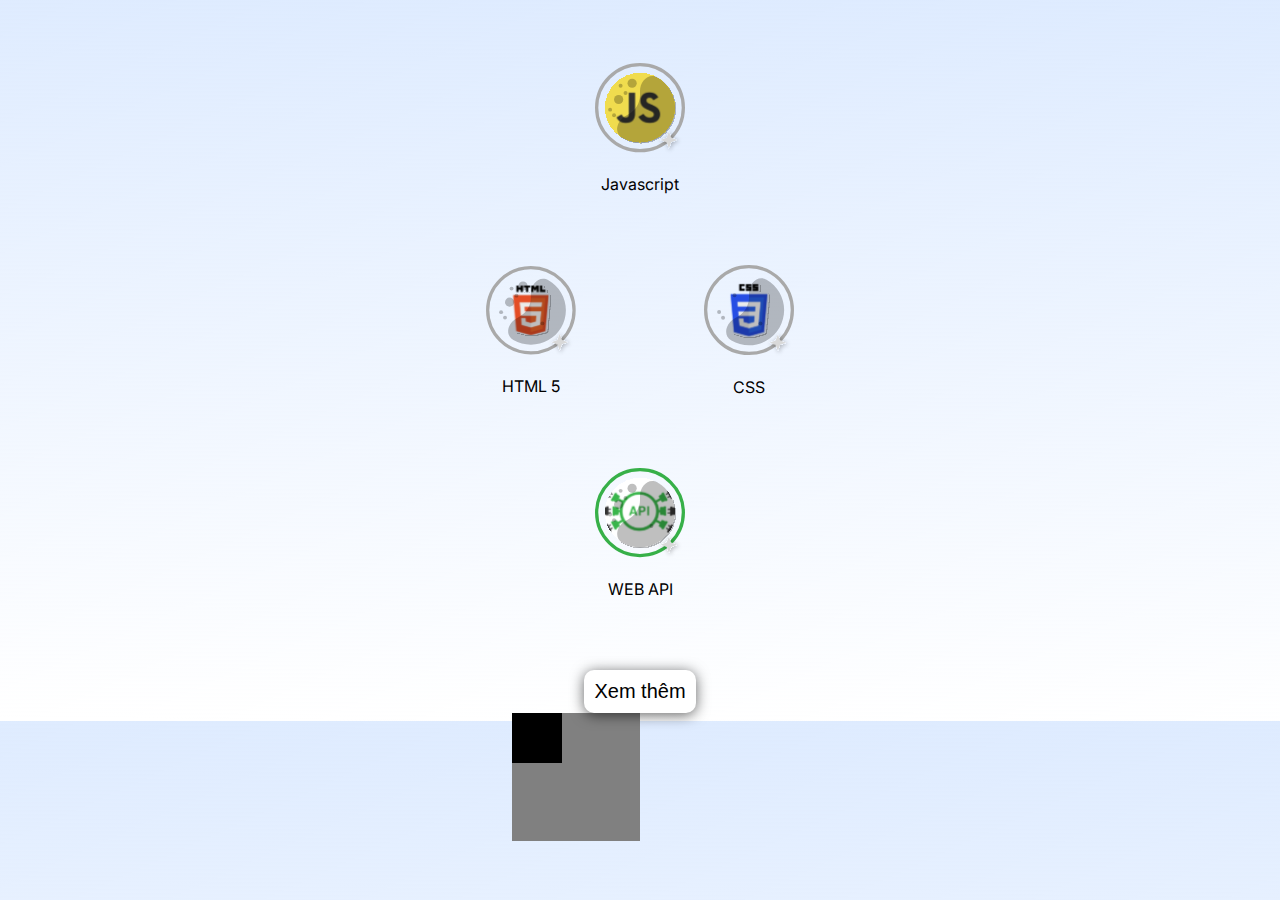
<file: index.html>
<!DOCTYPE html>
<html lang="en">
<head>
    <meta charset="UTF-8">
    <meta http-equiv="X-UA-Compatible" content="IE=edge">
    <meta name="viewport" content="width=device-width, initial-scale=1.0">
    <title>Document</title>
    <link rel="preconnect" href="https://fonts.googleapis.com">
    <link rel="preconnect" href="https://fonts.gstatic.com" crossorigin>
    <link href="https://fonts.googleapis.com/css2?family=Inter:wght@400;700&display=swap" rel="stylesheet">
    <link rel="stylesheet" href="./style.css">
</head>
<body>
    <div class="body">
        <div class="course_planets-center">
            <div class="course_planets-wrapper">
                <div class="course_planet-group">
                    <div></div>
                   <div id="planet2" onmouseover="pos(this.id)" onmouseleave="out()">
                       <img src="./planets/planet-js.svg" class="planet2" alt="planet"> 
                       <p>Javascript</p>
                   </div>
                </div>
                <div class="course_planet-group" >
                    <div id="planet2_first" onmouseover="pos(this.id)" onmouseleave="out()">
                        <img src="./planets/HTML.svg" class="planet2" alt="planet"> 
                        <p>HTML 5</p>
                    </div>
                   <div id="planet3" onmouseover="pos(this.id)" onmouseleave="out()">
                       <img src="./planets/CSS.svg" class="planet2" alt="planet"> 
                       <p>CSS</p>
                   </div>
                </div>
                <div class="course_planet-group">
                    <div></div>
                   <div id="planet4" onmouseover="pos(this.id)" onmouseleave="out()">
                       <img src="./planets/WAPI.svg" class="planet2" alt="planet"> 
                       <p>WEB API</p>
                   </div>
                </div>
                <div class="course_planet-group">
                    <div></div>
                   <div id="planet2" onmouseover="pos(this.id)">
                       <button>Xem thêm</button>
                   </div>
                </div>
                <div class="pop-up">
                    <h2>Test</h2>
                    <p class="desc">Lorem ipsum dolor sit amet, consectetur adipiscing elit. Nullam at tempus turpis. Mauris cursus urna ac ipsum imperdiet sodales. Nunc gravida arcu libero. Sed ultricies semper ex nec sodales. Ut at eleifend eros. Duis tincidunt faucibus ligula sit amet tempus. Integer ut turpis viverra, rhoncus odio vitae, varius quam. Suspendisse ac auctor nulla. In laoreet lectus nec ipsum egestas vestibulum. Cras luctus risus ac aliquam lacinia. Praesent leo magna, lobortis ut ultrices at, ultricies id nibh. Maecenas porta semper pulvinar.</p>
                </div>
                <div class="rotate-wrapper">
                    <div class="rotate">
                        
                    </div>
                </div>
            </div>
            <div></div>
        </div>
    </div>
    <script src="./jquery-3.6.1.js"></script>
    <script src="./script.js"></script>
</body>
</html>
</file>
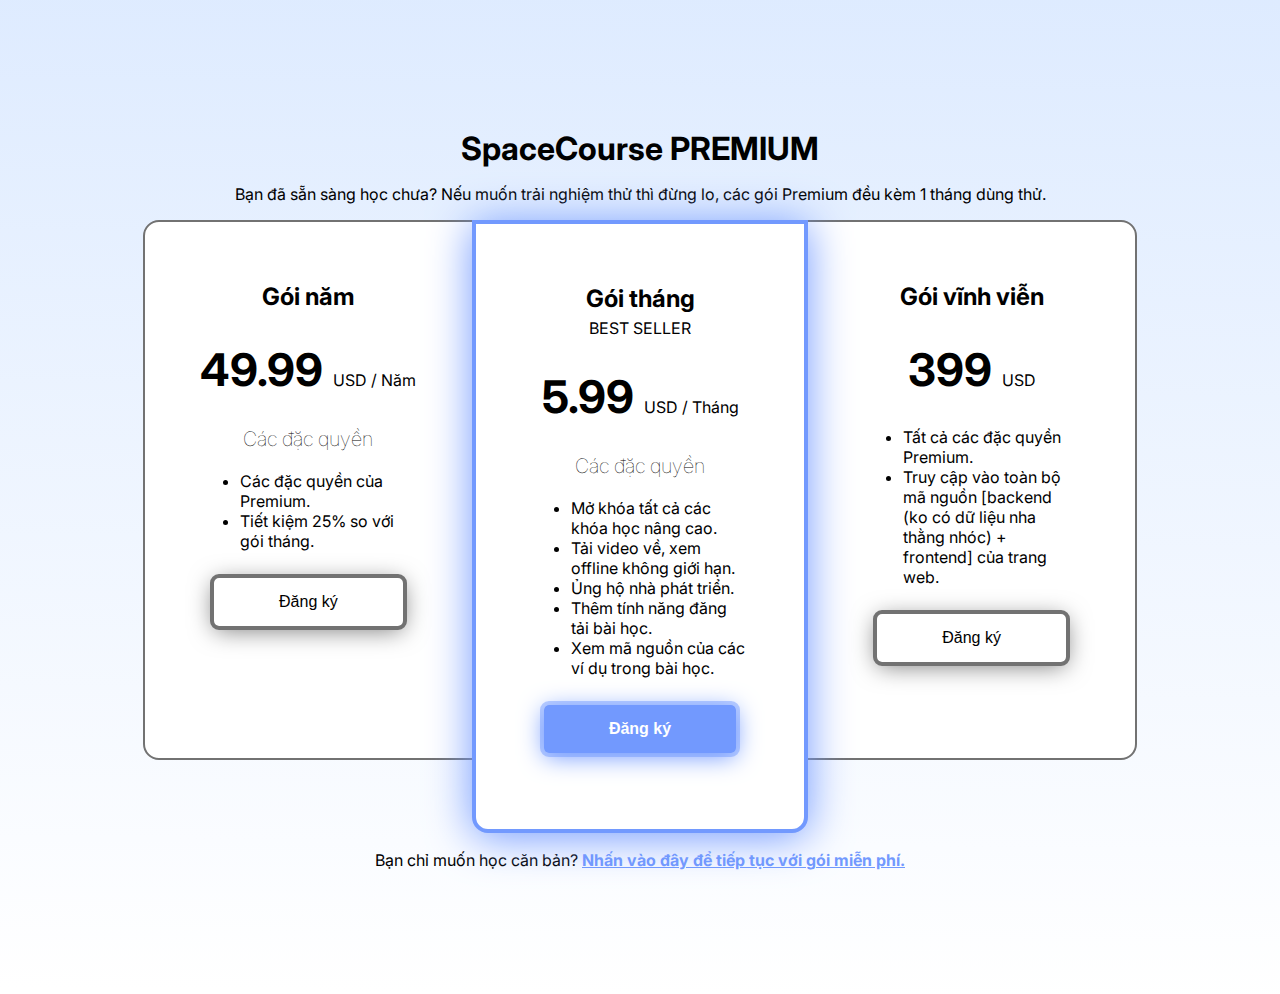
<file: plan.html>
<!DOCTYPE html>
<html lang="en">
<head>
    <meta charset="UTF-8">
    <meta http-equiv="X-UA-Compatible" content="IE=edge">
    <meta name="viewport" content="width=device-width, initial-scale=1.0">
    <title>Document</title>
    <link rel="preconnect" href="https://fonts.googleapis.com">
    <link rel="preconnect" href="https://fonts.gstatic.com" crossorigin>
    <link href="https://fonts.googleapis.com/css2?family=Inter:wght@400;700&display=swap" rel="stylesheet">
    <link rel="stylesheet" href="./style.css">
</head>
<body>
    <div class="plan-main">
        <div class="title_wrapper">
            <h1>SpaceCourse PREMIUM</h1>
            <p>Bạn đã sẵn sàng học chưa? Nếu muốn trải nghiệm thử thì đừng lo, các gói Premium đều kèm 1 tháng dùng thử.</p>
        </div>
        <div class="plans_wrapper">
            <div class="plans">
                <div class="plans_annual plan-card">
                    <h2>Gói năm</h2>
                    <h1>49.99 <span class="currency">USD / Năm</span></h1>
                    <h3>Các đặc quyền</h3>
                    <ul>
                        <li>Các đặc quyền của Premium.</li>
                        <li>Tiết kiệm 25% so với gói tháng.</li>
                    </ul>
                    <div class="button-wrap">
                        <div></div>
                        <button>Đăng ký</button>
                    </div>

                </div>
                <div class="monthly-resizable">
                    <div class="plans_monthly plan-card">
                        <h2>Gói tháng</h2>
                        <p>BEST SELLER</p>
                        
                        <h1>5.99 <span class="currency">USD / Tháng</span></h1>
                        <h3>Các đặc quyền</h3>
    
                        <ul>
                            <li>Mở khóa tất cả các khóa học nâng cao.</li>
                            <li>Tải video về, xem offline không giới hạn.</li>
                            <li>Ủng hộ nhà phát triển.</li>
                            <li>Thêm tính năng đăng tải bài học.</li>
                            <li>Xem mã nguồn của các ví dụ trong bài học.</li>
                        </ul>
                        <div class="button-wrap">
                            <div></div>
                            <button>Đăng ký</button>
                        </div>    
                    </div>
                </div>
                <div class="plans_forever plan-card">
                    <h2>Gói vĩnh viễn</h2>
                    <h1>399 <span class="currency">USD</span></h1>
                    <ul>
                        <li>Tất cả các đặc quyền Premium.</li>
                        <li>Truy cập vào toàn bộ mã nguồn [backend (ko có dữ liệu nha thằng nhóc) + frontend] của trang web.</li>
                    </ul>
                    <div class="button-wrap">
                        <div></div>
                        <button>Đăng ký</button>
                    </div>
                </div>
            </div>
            <div></div>
        </div>
        <div id="free">
            <p>Bạn chỉ muốn học căn bản? <a href="#">Nhấn vào đây để tiếp tục với gói miễn phí.</a></p>
        </div>
    </div>
</body>
</html>
</file>
<file: style.css>
/*
  _    _ _______ __  __ _        __  __  ____   _____ _  ___    _ _____  
 | |  | |__   __|  \/  | |      |  \/  |/ __ \ / ____| |/ / |  | |  __ \ 
 | |__| |  | |  | \  / | |      | \  / | |  | | |    | ' /| |  | | |__) |
 |  __  |  | |  | |\/| | |      | |\/| | |  | | |    |  < | |  | |  ___/ 
 | |  | |  | |  | |  | | |____  | |  | | |__| | |____| . \| |__| | |     
 |_|  |_|  |_|  |_|  |_|______| |_|  |_|\____/ \_____|_|\_\\____/|_|     
Bản đồ:                                                                                                                                          
Dòng: 15-18: Body (background, font)
Dòng 19-127: Test hover (index.html)
Dòng 128-457: Test register mới (register.html)
Dòng 457 trở đi: Test planning (plan.html)
*/

/*Body*/
body{
    font-family: 'Inter', sans-serif;
    background: linear-gradient(180.61deg, rgba(114, 170, 254, 0.25) -6.97%, #FFFFFF 99.47%);
}
/*Hover course (index.html)*/
.course_planet-group{
    margin-top: 55px;
    /*background-color: black;*/
    width: 20vw;
    height: auto;
    display: flex;
    justify-content: center;
    align-items: center;
}
.course_planet-group img{
    width: 7vw;
}
@keyframes rot{
    from{
        transform: rotate(0deg)
    } to{
        transform: rotate(360deg)
    }
}
.rotate-wrapper{
    animation: rot 5s linear infinite;
    z-index: -1;
    position: absolute;
    width: 10vw;
    height: 10vw;
    background-color: gray;
}
.rotate{
    width: 50px;
    height: 50px;
    background-color: black;
}
#planet2, #planet3, #planet4, #planet2_first p{
    text-align: center;
}
#planet2, #planet3, #planet4{
    margin-right: 0vw;
}
#planet2_first{
    margin-right: 10vw;
}
.course_planets-center{
    display: flex;
    justify-content: center;
}
#planet2 button{
    padding: 10px;
    border: 2px ;
    background-color: white;
    font-size: 20px;
    box-shadow: 0 2px 14px rgba(0, 0, 0, 0.616);
    border-radius: 10px;
}
@keyframes morph{
    from{
        width: 7vw;
        height: 7vw;
        border-radius: 50%;
        transform: translate(0, 0px)
    }
    50%{
        width: 20vw;
        height: 10vw;
        border-radius: 16px;
        transform: translate(8.5vw, 0)
    }
    to{
        transform: translate(8vw,0)

    }
}
@keyframes morph_reverse{
    from{
        opacity: 100%;
    }
    to{
        opacity: 0%;

    }
}
.pop-up{
    z-index: -1;
    display: none;
    animation: morph 0.5s;
    transition: opacity 0.5s;
    border-radius: 16px;
    position: absolute;
    width: 20vw;
    height: 10vw;
    background-color: white;
    border: 2px black dashed;
    transform: translate(8vw,0);
    box-shadow: 0 4px 24px rgba(0, 0, 0, 0.507);
    overflow: hidden;
    padding: 25px;
}
.pop-up h2{
    margin: 0;
}
.un-pop-up{
    opacity: 0%;
}
.desc{
    max-height: 100%;
    overflow: scroll;
}
a {
    color: #7299FE;
}
/*Register (register.html)*/
.register-main {
    background-color: white;
    z-index: 10;
    animation: blur 0.5s;
    width: 100%;
    height: 100%;
    left: 0;
    top: 0;
    position: fixed;
    justify-content: center;
    align-items: center;
}

.register-wrap {
    animation: showLogin 0.5s;
    width: 100%;
    height: 100%;
    background-color: transparent;
    display: flex;
    overflow: hidden;
}

.left_img-wrap {
    width: 50vw;
    height: 100vh;
    padding: 0;
    overflow: hidden;
}
.left_benefit{
    margin: 0;
    position: absolute;
    display: flex;
    flex-direction: column;
    justify-content: center;
    height: 100%;
    width: 50%;
    align-items: center;
}
.left_benefit-content h2{
    margin: 0;
}
.left_benefit-content{
    padding: 35px;
    background-color: rgba(255, 255, 255, 0.685);
    border-radius: 16px;
    backdrop-filter: blur(20px);
}
.list{
    font-size: 20px;
    max-width: 85%;
}
.list li{
    margin-bottom: 15px;
}
.left_img-wrap img {
    width: 100vh;
    height: 100vh;
}
.left_img-wrap video{
    width: 215px;
}

.wrap-right {
    padding: 100px;
    width: 100%;
}
.wrap-right_logo img{
    width: 5vw;
}
.wrap-right h2 {
    font-size: 25px;
    font-weight: 700;
    font-family: 'Inter', sans-serif;
    color: black;
    margin-top: 0px;
}

.register-forms_input {
    color: #5e5e5e;
    margin-left: 4px;
    margin-bottom: 2px;
    font-size: 16px;
    font-family: system-ui;
}

.passwd_form {
    display: flex;
}

.passwd_form-input {
    width: calc(47% + 1px);
}

.wrap-right p {
    text-align: center;
}

.wrap-right_header {
    font-size: 25px;
}

.form_text {
    transition: background-color 0.2s, outline 0.2s;
    font-size: 16px;
    padding: 16px;
    border: none;
    border-radius: 8px;
    width: 97%;
    margin-bottom: 15px;
    outline: 2px #E4E4E4 solid;
}

.form_text:focus {
    background-color: white;
    outline: 2px #B2E3FF solid;
}

.form_text::placeholder {
    font-family: 'Inter', sans-serif;
}

.passwd_form {
    width: 100%;
}

.password {
    margin-right: 20px;

}

.repassword {
    margin-left: 10px;
    width: 88% !important;
}

.register-forms {
    width: 100%;
}

.register-forms input {
    margin-bottom: 10px;
    width: 90%;
}

.chkbox {
    margin-bottom: 15px;
}

.chkbox_container {
    display: block;
    position: relative;
    padding-left: 35px;
    padding-top: 2px;
    margin-bottom: 15px;
    margin-top: 5px;
    cursor: pointer;
    font-size: 16px;
    -webkit-user-select: none;
    -moz-user-select: none;
    -ms-user-select: none;
    user-select: none;
}

.chxbox_container {
    margin-top: auto;
    margin-bottom: auto;

}

.chkbox_container input {
    position: absolute;
    opacity: 0;
    cursor: pointer;
    height: 0;
    width: 0;
}

.checkmark {
    transition: background-color 0.5s;
    position: absolute;
    top: 0;
    left: 0;
    height: 25px;
    width: 25px;
    background-color: #E4E4E4;
    border-radius: 5px;
}

.chkbox_container:hover input ~ .checkmark {
    background-color: #b6b6b6;
}

.chkbox_container input:checked ~ .checkmark {
    background-color: #B2E3FF;
}

.checkmark:after {
    content: "";
    position: absolute;
    display: none;
}

.chkbox_container input:checked ~ .checkmark:after {
    display: block;
}

.chkbox_container .checkmark:after {
    left: 9px;
    top: 5px;
    width: 5px;
    height: 10px;
    border: solid black;
    border-width: 0 3px 3px 0;
    -webkit-transform: rotate(45deg);
    -ms-transform: rotate(45deg);
    transform: rotate(45deg);
}

.btn_wrapper {
    float: right;
    margin-top: 10px;
    margin-right: 50px;
}
.btn_wrapper_wrapper{
    width: 100%;
}
.social_media-login{
    display: flex;
    justify-content: center;
    width: 100%;
}
.social_btn{
    padding-right: 50px;
    display: flex;
    justify-content: center;
}
.p_haveacc {
    margin-top: 65px;
}
.or{
    padding-right: 50px;

    text-align: center;
}
.btn_createacc {
    transition: outline 0.2s, box-shadow 0.2s, color 0.5s;
    background-color: white;
    outline: 4px #B2E3FF solid;
    border: none;
    font-size: 16px;
    padding: 15px;
    border-radius: 10px;
    font-weight: bold;
    float: right;
    box-shadow: 0 4px 24px #B2E3FF;
    margin-left: 25px;
}

.btn_createacc:hover {
    cursor: pointer;
    outline: 4px black solid;
    background-color: white;
    box-shadow: 0 4px 14px rgba(0, 0, 0, 0.527);
}

.btn_createacc:active {
    outline: 2px black solid;
    color: rgba(0, 0, 0, 0.555);
    box-shadow: 0 0px 0px rgba(0, 0, 0, 0.527);

}
.btn-wrapper{
    display: flex;
    justify-content: center;
    margin-bottom: 25px;
}
.btn-wrapper button{
    border: none;
    outline: 4px #B2E3FF solid;
    background-color: white;
    border-radius: 6px;
    font-size: 16px;
    display: flex;
    justify-content: center;
    padding: 0px 3vh;
    max-width: 25vh;
}
.google{
    margin-right: 25px;
}
.github{
    margin-left: 25px;
}
.btn-wrapper img{
    margin: auto;
    margin-right: 25px;
}
.cancel {
    outline: 4px black solid;
}

.cancel:hover {
    box-shadow: 0 4px 14px rgba(0, 0, 0, 0.527);
}

.cancel:active {
    outline: 2px black solid;
    color: rgba(0, 0, 0, 0.555);
    box-shadow: 0 0px 0px rgba(0, 0, 0, 0.527);
}

.btn_close-wrapper {
    float: right;
}

.btn_close {
    cursor: pointer;
    transition: transform 0.2s;
}

.btn_close-wrapper i {
    transition: ease-in 0.2s;
    font-weight: bold;
}

.btn_close-wrapper:hover {
    color: #858585;
}
/*Gói Premium (plan.html)*/
.plan-main{
    padding: 100px;
}
.title_wrapper{
    text-align: center;
}
.title_wrapper h1{
    margin-bottom: 0;
}
.plans_wrapper{
    display: flex;
    justify-content: center;
}
.plans{
    display: grid;
    grid-template-columns: auto auto auto;
}

.plan-card{
    border-radius: 16px;
    padding: 55px;
    text-align: center;
    max-width: 17vw;
    border: 2px #727272 solid;
    background-color: white;
    min-height: 35vh;
}
.plan-card ul{
    text-align: left;
}
.plan-card h1{
    font-size: 45px;
}
.plan-card h2{
    margin: 5px;
}
.plan-card h3{
    font-size: 20px;
    font-weight: lighter;
}
.plan-card p{
    margin: 0;
}
.monthly-resizable{
    height: 60vh;
}

.plans_monthly{
    border-top-right-radius: 0px;
    border-top-left-radius: 0;
    height: 55vh;
    border: 4px #7299FE solid;
    box-shadow: 0 4px 44px #7299FE;
    z-index: 2;
}
.monthly-resizable{
    z-index: 2;
}
.currency{
    font-size: 16px;
    font-weight: lighter;
}
.plans_annual{
    border-top-right-radius: 0px;
    border-bottom-right-radius: 0;
    margin-right: -2px;
}
.plans_monthly button{
    transition: background-color 0.2s, box-shadow 0.2s, outline 0.2s;
    outline: 4px #729afe7a solid !important;
    background-color: #7299FE !important;
    color: white;
    font-weight: bold;
    border-radius: 5px;
    box-shadow: 0 4px 24px #7299FE !important;
}
#free{
    text-align: center;
    margin-top: 10vh;
}
#free a{
    font-weight: bold;
}
.plans_forever{
    border-top-left-radius: 0px;
    border-bottom-left-radius: 0;
    z-index: 1;
    margin-left: -2px;
}

.plan-card button{
    transition: background-color 0.2s, box-shadow 0.2s, outline 0.2s;
    margin-top: 5%;
    padding: 15px 65px;
    font-size: 16px;
    border: none;
    background-color: white;
    outline: 4px #727272 solid;
    border-radius: 5px;
    box-shadow: 0 4px 24px rgba(0, 0, 0, 0.534);
}
.button-wrap button:hover{
    outline: 2px #727272 solid !important;
    box-shadow: 0 4px 14px rgba(0, 0, 0, 0.534) !important;
    background-color: white !important;
    color: black;
}
</file>
